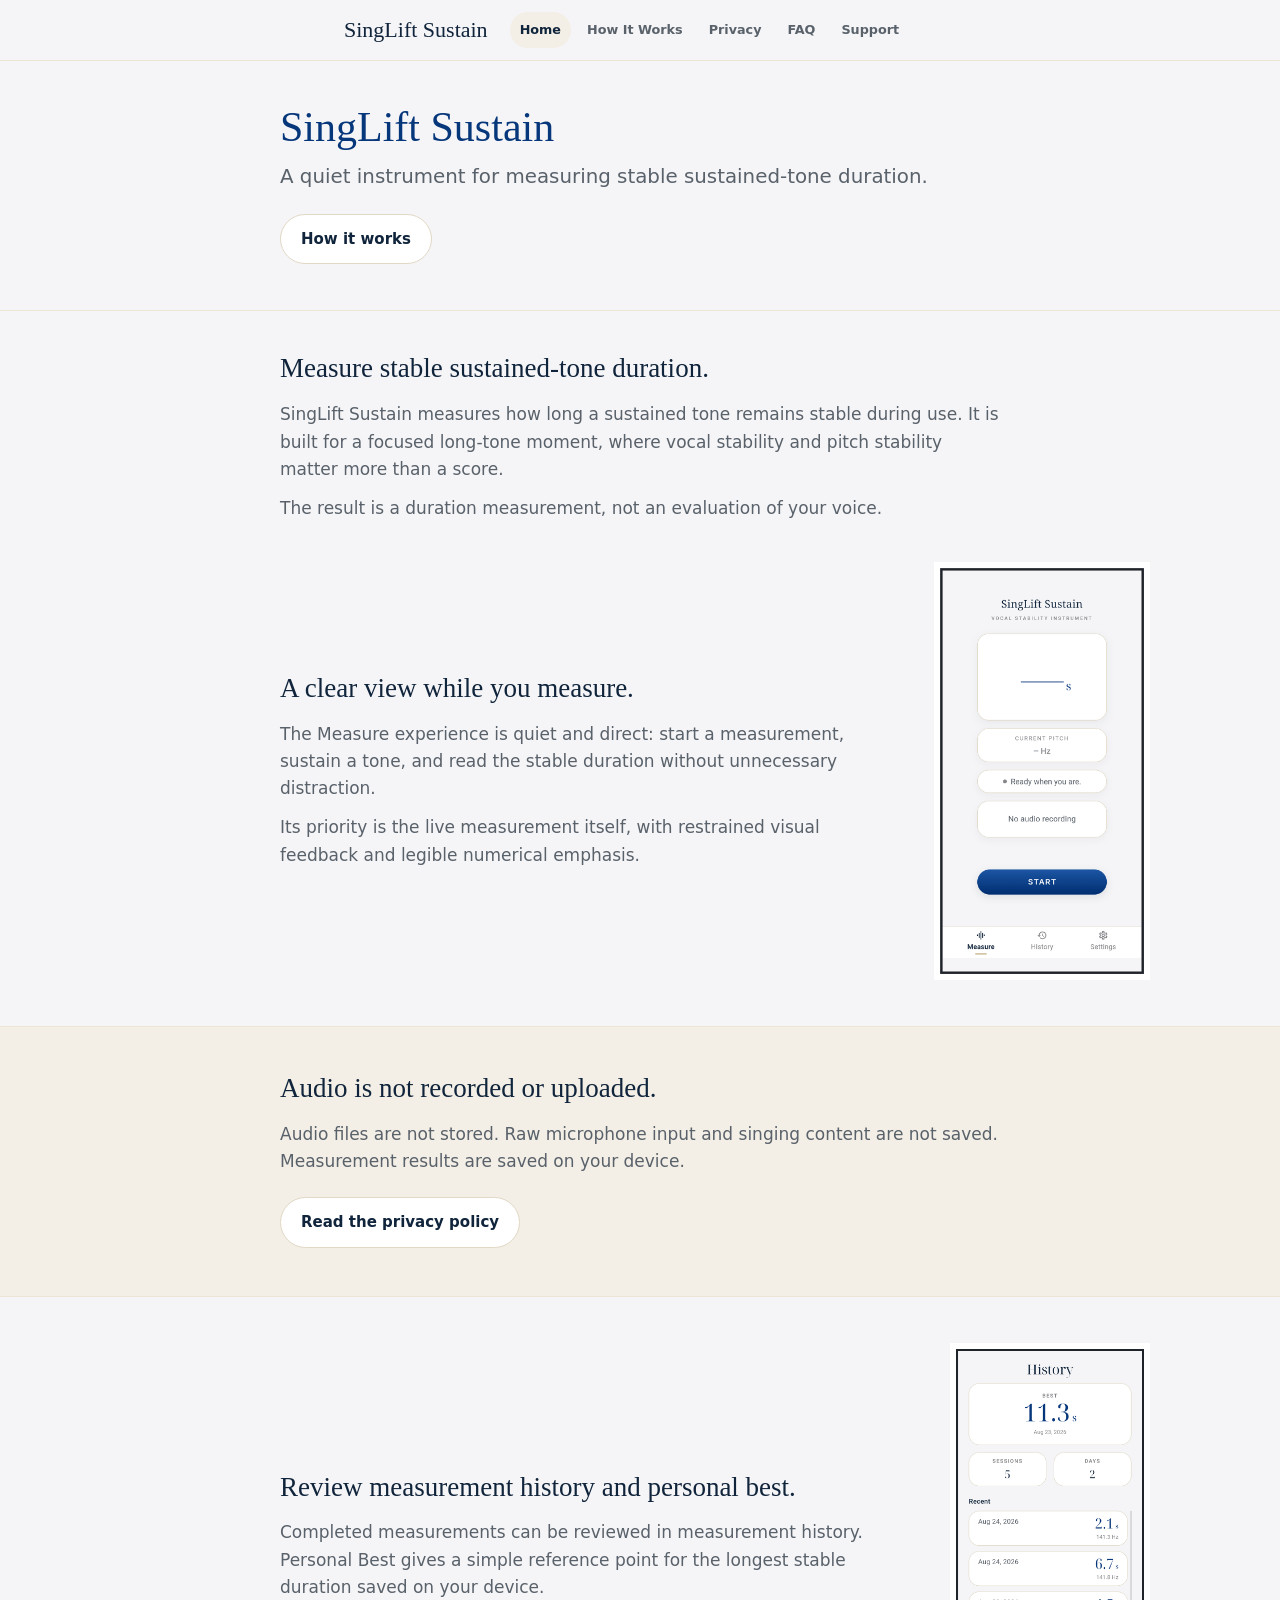
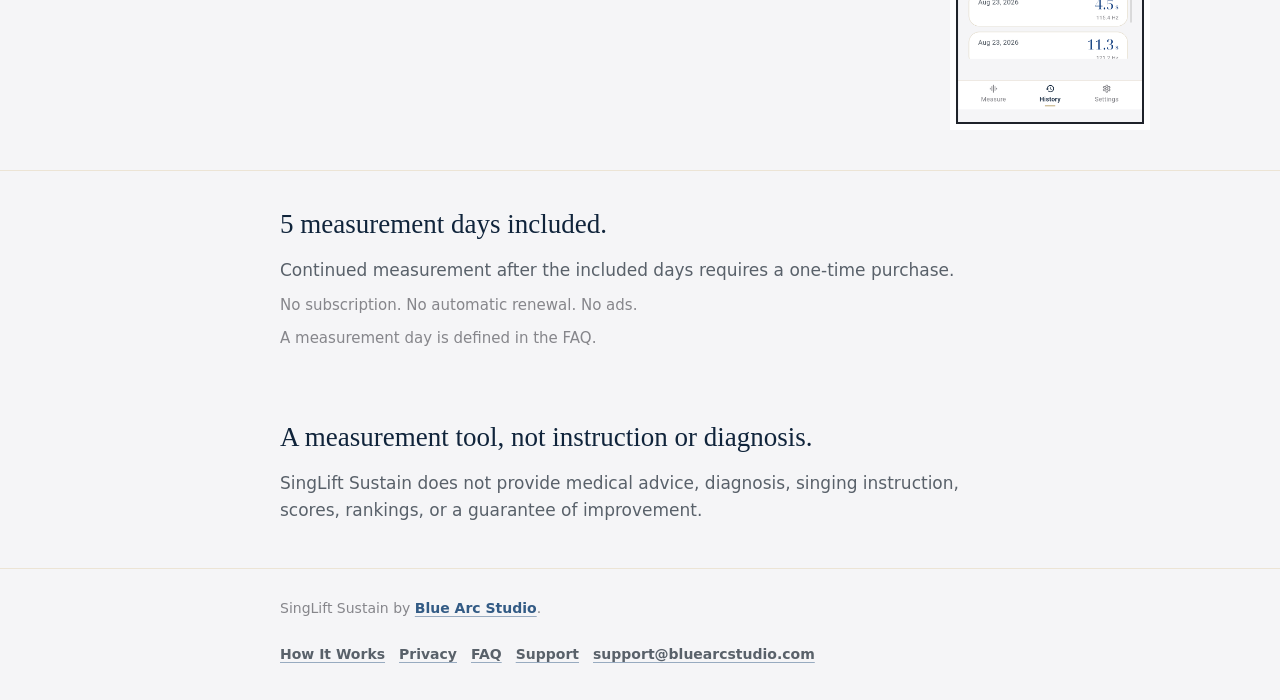
<file: index.html>
﻿<!doctype html>
<html lang="en">
<head>
  <meta charset="utf-8" />
  <meta name="viewport" content="width=device-width, initial-scale=1" />
  <title>SingLift Sustain | Stable Sustained-Tone Duration</title>
  <meta name="description" content="SingLift Sustain is a quiet app for measuring stable sustained-tone duration. Audio is not recorded or uploaded, and 5 measurement days are included." />
  <link rel="canonical" href="https://singlift.app/" />
  <meta property="og:title" content="SingLift Sustain | Stable Sustained-Tone Duration" />
  <meta property="og:description" content="A quiet instrument for measuring stable sustained-tone duration. Audio is not recorded or uploaded." />
  <meta property="og:type" content="website" />
  <meta property="og:url" content="https://singlift.app/" />
  <meta property="og:site_name" content="SingLift Sustain" />
  <meta name="twitter:card" content="summary" />
  <meta name="twitter:title" content="SingLift Sustain | Stable Sustained-Tone Duration" />
  <meta name="twitter:description" content="A quiet app for measuring stable sustained-tone duration, with audio handled on device." />
  <link rel="stylesheet" href="/assets/css/site.css" />
  <script src="/assets/js/site.js" defer></script>
</head>
<body>
  <div class="site-shell">
    <header class="site-header">
      <nav class="nav" aria-label="Primary navigation">
        <a class="brand" href="/" aria-current="page">SingLift Sustain</a>
        <div class="nav-links">
          <a href="/" aria-current="page">Home</a>
          <a href="/how-it-works/">How It Works</a>
          <a href="/privacy/">Privacy</a>
          <a href="/faq/">FAQ</a>
          <a href="/support/">Support</a>
        </div>
      </nav>
    </header>

    <main>
      <section class="section hero home-hero" aria-labelledby="hero-title">
        <div class="inner">
          <div class="hero-content">
            <h1 id="hero-title">SingLift Sustain</h1>
            <p class="lead">A quiet instrument for measuring stable sustained-tone duration.</p>
            <div class="actions">
              <a class="button" href="/how-it-works/">How it works</a>
            </div>
          </div>
        </div>
      </section>

      <section class="section home-measures" aria-labelledby="measures-title">
        <div class="inner reading">
          <h2 id="measures-title">Measure stable sustained-tone duration.</h2>
          <p class="body-copy">SingLift Sustain measures how long a sustained tone remains stable during use. It is built for a focused long-tone moment, where vocal stability and pitch stability matter more than a score.</p>
          <p class="body-copy">The result is a duration measurement, not an evaluation of your voice.</p>
        </div>
      </section>

      <section class="section home-experience" aria-labelledby="experience-title">
        <div class="inner feature-width">
          <div class="app-feature app-feature-primary">
            <div class="section-header">
              <h2 id="experience-title">A clear view while you measure.</h2>
              <p class="body-copy">The Measure experience is quiet and direct: start a measurement, sustain a tone, and read the stable duration without unnecessary distraction.</p>
              <p class="body-copy">Its priority is the live measurement itself, with restrained visual feedback and legible numerical emphasis.</p>
            </div>
            <figure class="app-screen app-screen-measure" aria-label="SingLift Sustain Measure screen">
              <button class="screen-trigger" type="button" aria-label="Enlarge Measure screen">
                <img
                  class="framed-app-image"
                  src="/assets/images/singlift_measure_framed_final.png"
                  width="344"
                  height="738"
                  alt="SingLift Sustain Measure screen showing stable duration and pitch."
                />
              </button>
            </figure>
          </div>
        </div>
      </section>

      <section class="section warm-band home-privacy" aria-labelledby="privacy-title">
        <div class="inner reading">
          <h2 id="privacy-title">Audio is not recorded or uploaded.</h2>
          <p class="body-copy">Audio files are not stored. Raw microphone input and singing content are not saved. Measurement results are saved on your device.</p>
          <div class="actions">
            <a class="button" href="/privacy/">Read the privacy policy</a>
          </div>
        </div>
      </section>

      <section class="section home-history" aria-labelledby="history-title">
        <div class="inner feature-width">
          <div class="app-feature app-feature-secondary">
            <div class="section-header">
              <h2 id="history-title">Review measurement history and personal best.</h2>
              <p class="body-copy">Completed measurements can be reviewed in measurement history. Personal Best gives a simple reference point for the longest stable duration saved on your device.</p>
            </div>
            <figure class="app-screen app-screen-history" aria-label="SingLift Sustain History screen">
              <button class="screen-trigger" type="button" aria-label="Enlarge History screen">
                <img
                  class="framed-app-image"
                  src="/assets/images/singlift_history_framed_final.png"
                  width="310"
                  height="668"
                  alt="SingLift Sustain History screen showing personal best and recent measurements."
                />
              </button>
            </figure>
          </div>
        </div>
      </section>

      <section class="section purchase-section" aria-labelledby="purchase-title">
        <div class="inner reading">
          <h2 id="purchase-title"><span class="keep-together">5 measurement days</span> included.</h2>
          <p class="body-copy">Continued measurement after the included days requires a one-time purchase.</p>
          <p class="quiet-note">No subscription. No automatic renewal. No ads.</p>
          <p class="quiet-note">A measurement day is defined in the FAQ.</p>
        </div>
      </section>

      <section class="section home-limitations" aria-labelledby="limitations-title">
        <div class="inner reading">
          <h2 id="limitations-title">A measurement tool, not instruction or diagnosis.</h2>
          <p class="body-copy">SingLift Sustain does not provide medical advice, diagnosis, singing instruction, scores, rankings, or a guarantee of improvement.</p>
        </div>
      </section>
    </main>

    <footer class="site-footer">
      <div class="footer-inner">
        <p>SingLift Sustain by <a href="https://bluearcstudio.com/">Blue Arc Studio</a>.</p>
        <div class="footer-links">
          <a href="/how-it-works/">How It Works</a>
          <a href="/privacy/">Privacy</a>
          <a href="/faq/">FAQ</a>
          <a href="/support/">Support</a>
          <a href="mailto:support@bluearcstudio.com">support@bluearcstudio.com</a>
        </div>
      </div>
    </footer>
  </div>
  <dialog class="screen-lightbox" id="screen-lightbox" aria-label="Enlarged app screen">
    <button class="lightbox-close" type="button" aria-label="Close enlarged screen">Close</button>
    <div class="lightbox-device">
      <img class="lightbox-image" alt="" />
    </div>
  </dialog>
</body>
</html>
</file>
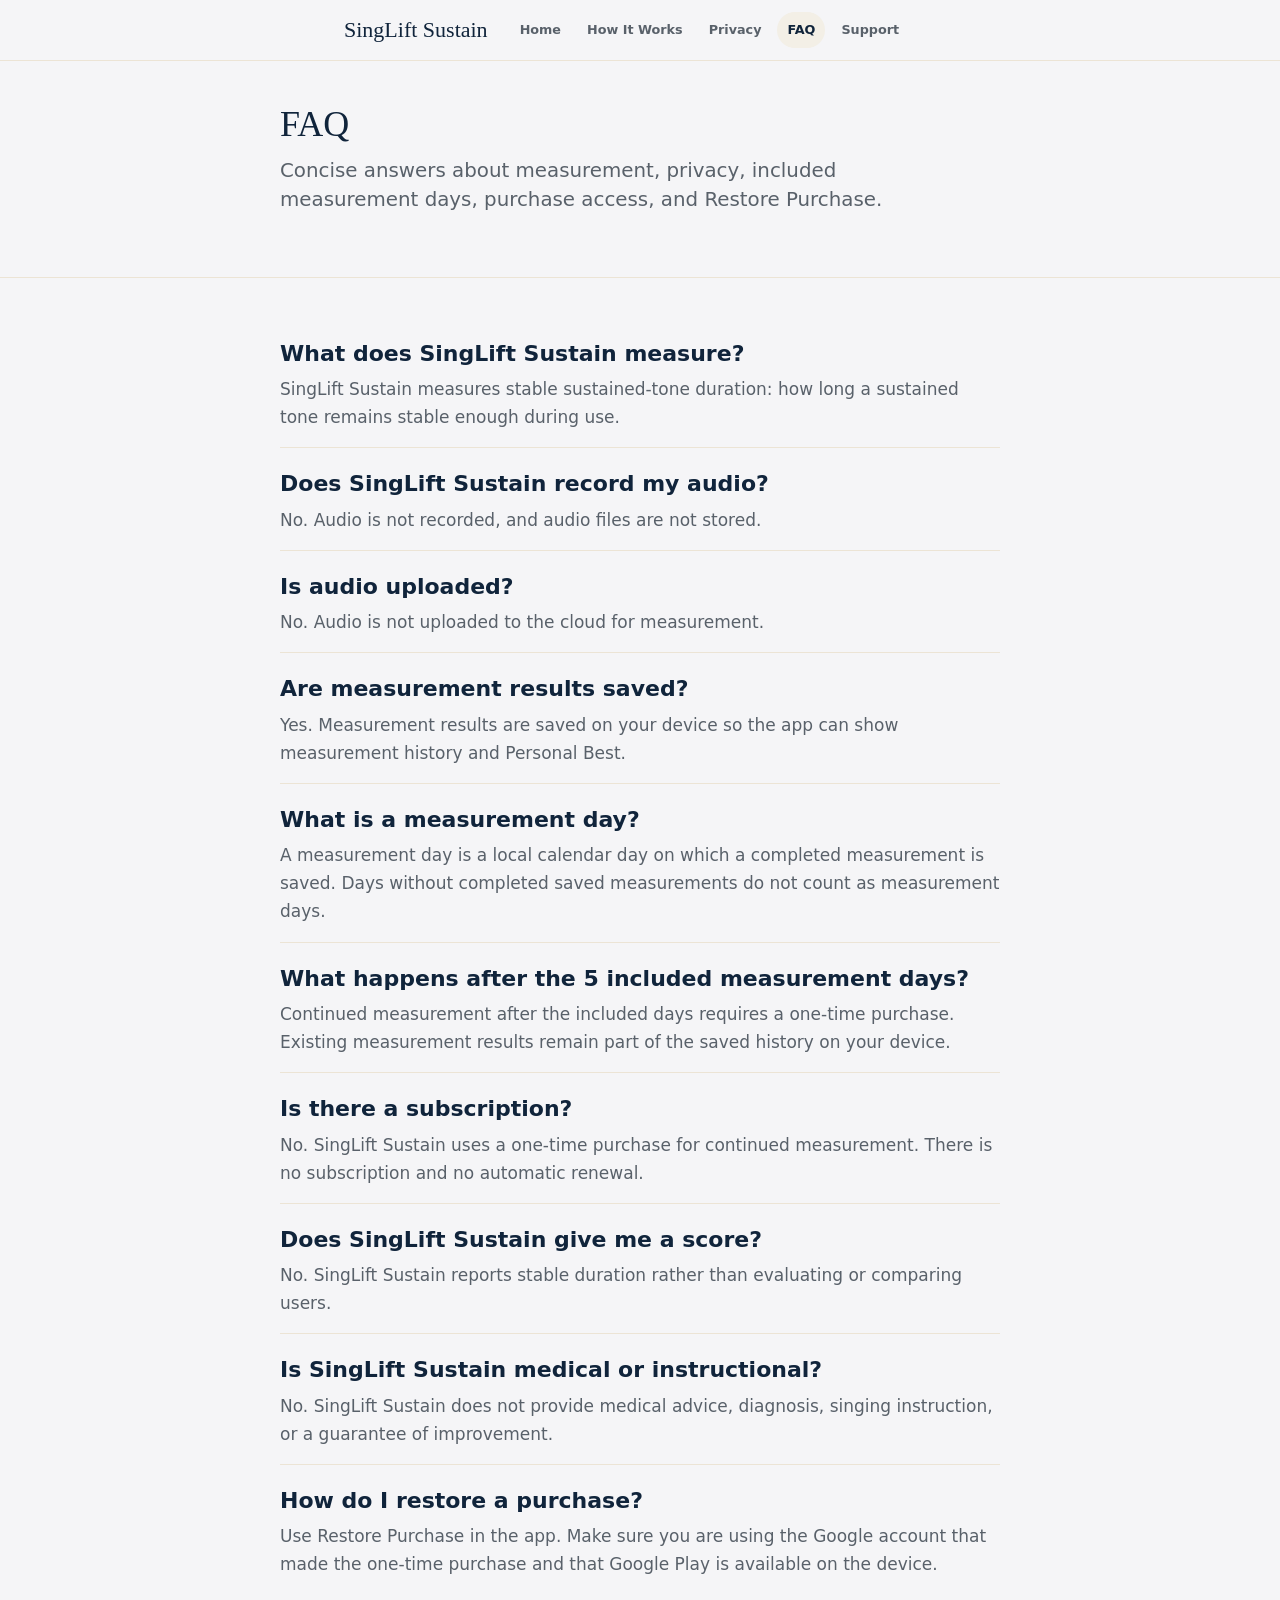
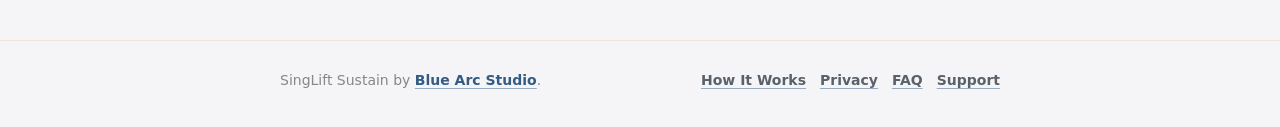
<file: faq/index.html>
﻿<!doctype html>
<html lang="en">
<head>
  <meta charset="utf-8" />
  <meta name="viewport" content="width=device-width, initial-scale=1" />
  <title>FAQ | SingLift Sustain</title>
  <meta name="description" content="Frequently asked questions about SingLift Sustain, including stable duration measurement, audio privacy, measurement days, purchase access, and Restore Purchase." />
  <link rel="canonical" href="https://singlift.app/faq/" />
  <meta property="og:title" content="FAQ | SingLift Sustain" />
  <meta property="og:description" content="Answers about stable duration measurement, audio handling, saved results, included measurement days, and Restore Purchase." />
  <meta property="og:type" content="website" />
  <meta property="og:url" content="https://singlift.app/faq/" />
  <meta property="og:site_name" content="SingLift Sustain" />
  <meta name="twitter:card" content="summary" />
  <meta name="twitter:title" content="FAQ | SingLift Sustain" />
  <meta name="twitter:description" content="Common questions about SingLift Sustain." />
  <link rel="stylesheet" href="/assets/css/site.css" />
</head>
<body>
  <div class="site-shell">
    <header class="site-header">
      <nav class="nav" aria-label="Primary navigation">
        <a class="brand" href="/">SingLift Sustain</a>
        <div class="nav-links">
          <a href="/">Home</a>
          <a href="/how-it-works/">How It Works</a>
          <a href="/privacy/">Privacy</a>
          <a href="/faq/" aria-current="page">FAQ</a>
          <a href="/support/">Support</a>
        </div>
      </nav>
    </header>
    <main>
      <section class="section page-hero" aria-labelledby="page-title">
        <div class="inner reading">
          <h1 id="page-title">FAQ</h1>
          <p class="lead">Concise answers about measurement, privacy, included measurement days, purchase access, and Restore Purchase.</p>
        </div>
      </section>
      <section class="section" aria-label="Frequently asked questions">
        <div class="inner faq-list">
          <section class="faq-item" aria-labelledby="q1">
            <h2 id="q1">What does SingLift Sustain measure?</h2>
            <p>SingLift Sustain measures stable sustained-tone duration: how long a sustained tone remains stable enough during use.</p>
          </section>
          <section class="faq-item" aria-labelledby="q2">
            <h2 id="q2">Does SingLift Sustain record my audio?</h2>
            <p>No. Audio is not recorded, and audio files are not stored.</p>
          </section>
          <section class="faq-item" aria-labelledby="q3">
            <h2 id="q3">Is audio uploaded?</h2>
            <p>No. Audio is not uploaded to the cloud for measurement.</p>
          </section>
          <section class="faq-item" aria-labelledby="q4">
            <h2 id="q4">Are measurement results saved?</h2>
            <p>Yes. Measurement results are saved on your device so the app can show measurement history and Personal Best.</p>
          </section>
          <section class="faq-item" aria-labelledby="q5">
            <h2 id="q5">What is a measurement day?</h2>
            <p>A measurement day is a local calendar day on which a completed measurement is saved. Days without completed saved measurements do not count as measurement days.</p>
          </section>
          <section class="faq-item" aria-labelledby="q6">
            <h2 id="q6">What happens after the 5 included measurement days?</h2>
            <p>Continued measurement after the included days requires a one-time purchase. Existing measurement results remain part of the saved history on your device.</p>
          </section>
          <section class="faq-item" aria-labelledby="q7">
            <h2 id="q7">Is there a subscription?</h2>
            <p>No. SingLift Sustain uses a one-time purchase for continued measurement. There is no subscription and no automatic renewal.</p>
          </section>
          <section class="faq-item" aria-labelledby="q8">
            <h2 id="q8">Does SingLift Sustain give me a score?</h2>
            <p>No. SingLift Sustain reports stable duration rather than evaluating or comparing users.</p>
          </section>
          <section class="faq-item" aria-labelledby="q9">
            <h2 id="q9">Is SingLift Sustain medical or instructional?</h2>
            <p>No. SingLift Sustain does not provide medical advice, diagnosis, singing instruction, or a guarantee of improvement.</p>
          </section>
          <section class="faq-item" aria-labelledby="q10">
            <h2 id="q10">How do I restore a purchase?</h2>
            <p>Use Restore Purchase in the app. Make sure you are using the Google account that made the one-time purchase and that Google Play is available on the device.</p>
          </section>
        </div>
      </section>
    </main>
    <footer class="site-footer">
      <div class="footer-inner">
        <p>SingLift Sustain by <a href="https://bluearcstudio.com/">Blue Arc Studio</a>.</p>
        <div class="footer-links">
          <a href="/how-it-works/">How It Works</a>
          <a href="/privacy/">Privacy</a>
          <a href="/faq/">FAQ</a>
          <a href="/support/">Support</a>
        </div>
      </div>
    </footer>
  </div>
</body>
</html>
</file>
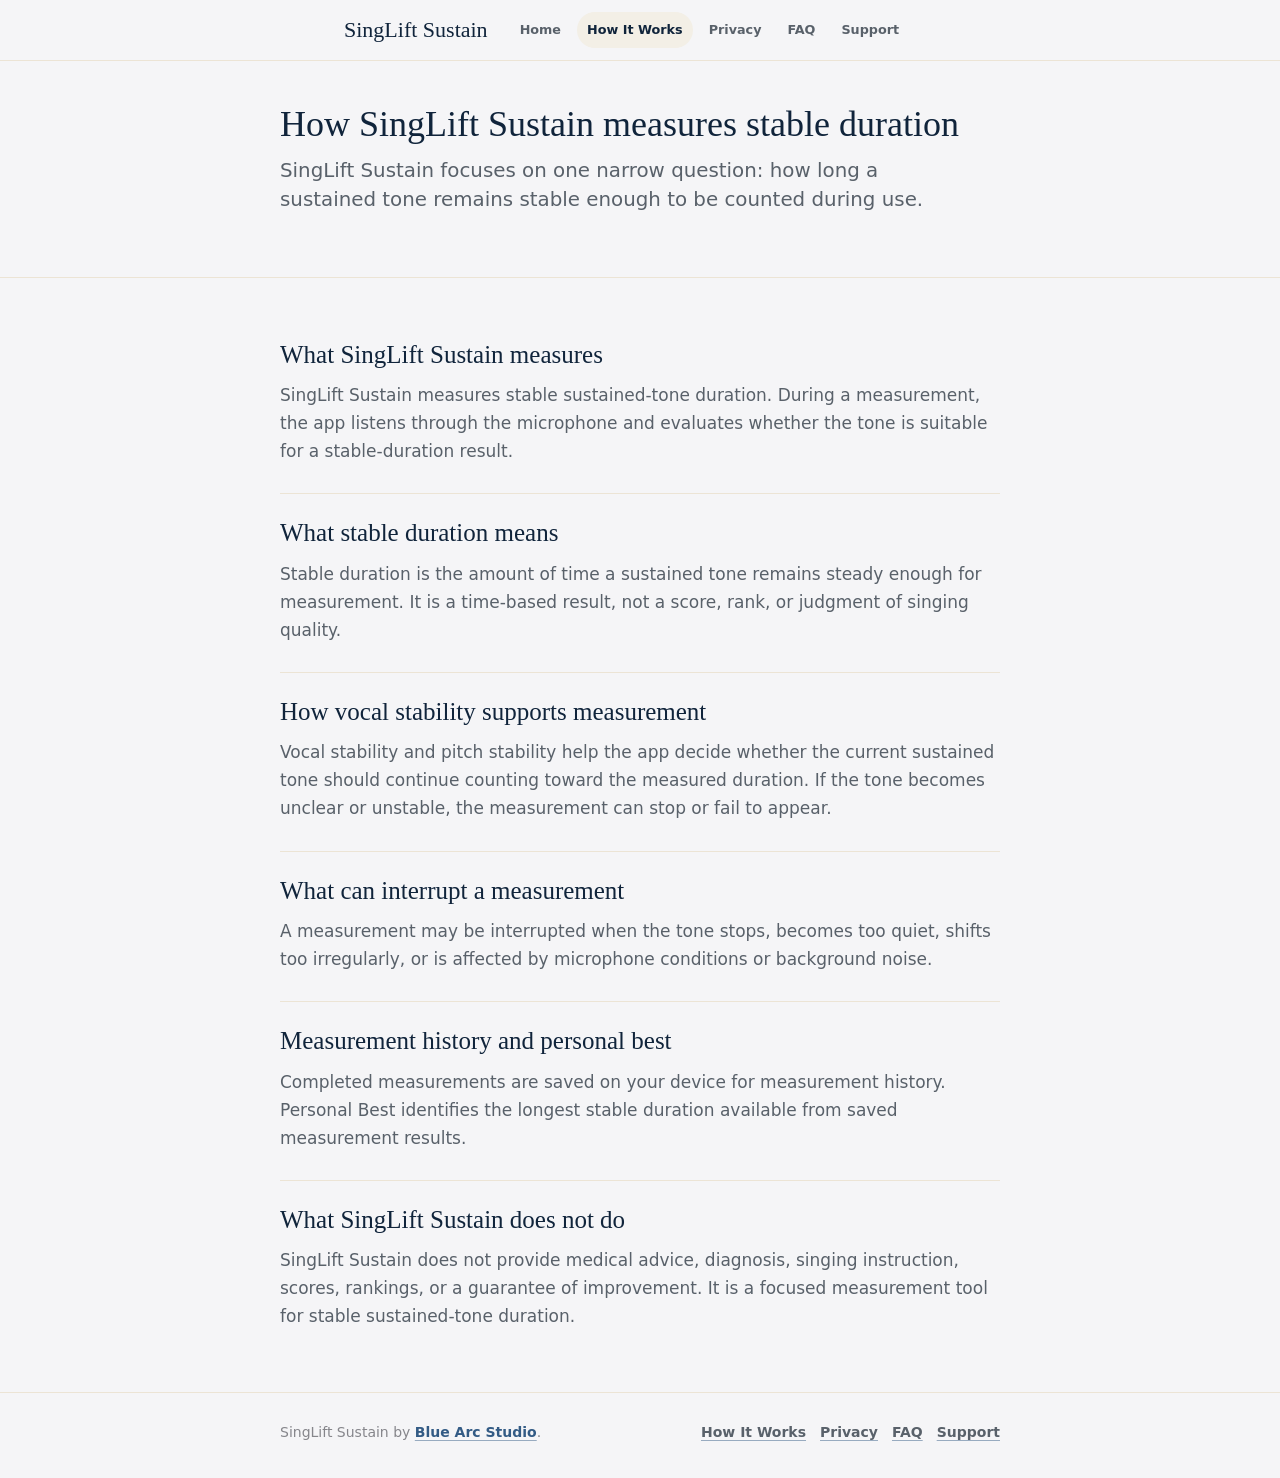
<file: how-it-works/index.html>
﻿<!doctype html>
<html lang="en">
<head>
  <meta charset="utf-8" />
  <meta name="viewport" content="width=device-width, initial-scale=1" />
  <title>How SingLift Sustain Measures Stable Duration</title>
  <meta name="description" content="How SingLift Sustain measures stable sustained-tone duration, what can interrupt a measurement, and what the app does not do." />
  <link rel="canonical" href="https://singlift.app/how-it-works/" />
  <meta property="og:title" content="How SingLift Sustain Measures Stable Duration" />
  <meta property="og:description" content="Learn what SingLift Sustain measures during a sustained tone and how measurement history and Personal Best are used." />
  <meta property="og:type" content="website" />
  <meta property="og:url" content="https://singlift.app/how-it-works/" />
  <meta property="og:site_name" content="SingLift Sustain" />
  <meta name="twitter:card" content="summary" />
  <meta name="twitter:title" content="How SingLift Sustain Measures Stable Duration" />
  <meta name="twitter:description" content="A clear explanation of stable duration measurement in SingLift Sustain." />
  <link rel="stylesheet" href="/assets/css/site.css" />
</head>
<body>
  <div class="site-shell">
    <header class="site-header">
      <nav class="nav" aria-label="Primary navigation">
        <a class="brand" href="/">SingLift Sustain</a>
        <div class="nav-links">
          <a href="/">Home</a>
          <a href="/how-it-works/" aria-current="page">How It Works</a>
          <a href="/privacy/">Privacy</a>
          <a href="/faq/">FAQ</a>
          <a href="/support/">Support</a>
        </div>
      </nav>
    </header>
    <main>
      <section class="section page-hero" aria-labelledby="page-title">
        <div class="inner reading">
          <h1 id="page-title">How SingLift Sustain measures stable duration</h1>
          <p class="lead">SingLift Sustain focuses on one narrow question: how long a sustained tone remains stable enough to be counted during use.</p>
        </div>
      </section>
      <section class="section" aria-label="How it works details">
        <div class="inner content-stack">
          <section class="content-section" aria-labelledby="what-title">
            <h2 id="what-title">What SingLift Sustain measures</h2>
            <p>SingLift Sustain measures stable sustained-tone duration. During a measurement, the app listens through the microphone and evaluates whether the tone is suitable for a stable-duration result.</p>
          </section>
          <section class="content-section" aria-labelledby="stable-title">
            <h2 id="stable-title">What stable duration means</h2>
            <p>Stable duration is the amount of time a sustained tone remains steady enough for measurement. It is a time-based result, not a score, rank, or judgment of singing quality.</p>
          </section>
          <section class="content-section" aria-labelledby="vocal-title">
            <h2 id="vocal-title">How vocal stability supports measurement</h2>
            <p>Vocal stability and pitch stability help the app decide whether the current sustained tone should continue counting toward the measured duration. If the tone becomes unclear or unstable, the measurement can stop or fail to appear.</p>
          </section>
          <section class="content-section" aria-labelledby="interrupt-title">
            <h2 id="interrupt-title">What can interrupt a measurement</h2>
            <p>A measurement may be interrupted when the tone stops, becomes too quiet, shifts too irregularly, or is affected by microphone conditions or background noise.</p>
          </section>
          <section class="content-section" aria-labelledby="history-title">
            <h2 id="history-title">Measurement history and personal best</h2>
            <p>Completed measurements are saved on your device for measurement history. Personal Best identifies the longest stable duration available from saved measurement results.</p>
          </section>
          <section class="content-section" aria-labelledby="not-title">
            <h2 id="not-title">What SingLift Sustain does not do</h2>
            <p>SingLift Sustain does not provide medical advice, diagnosis, singing instruction, scores, rankings, or a guarantee of improvement. It is a focused measurement tool for stable sustained-tone duration.</p>
          </section>
        </div>
      </section>
    </main>
    <footer class="site-footer">
      <div class="footer-inner">
        <p>SingLift Sustain by <a href="https://bluearcstudio.com/">Blue Arc Studio</a>.</p>
        <div class="footer-links">
          <a href="/how-it-works/">How It Works</a>
          <a href="/privacy/">Privacy</a>
          <a href="/faq/">FAQ</a>
          <a href="/support/">Support</a>
        </div>
      </div>
    </footer>
  </div>
</body>
</html>
</file>
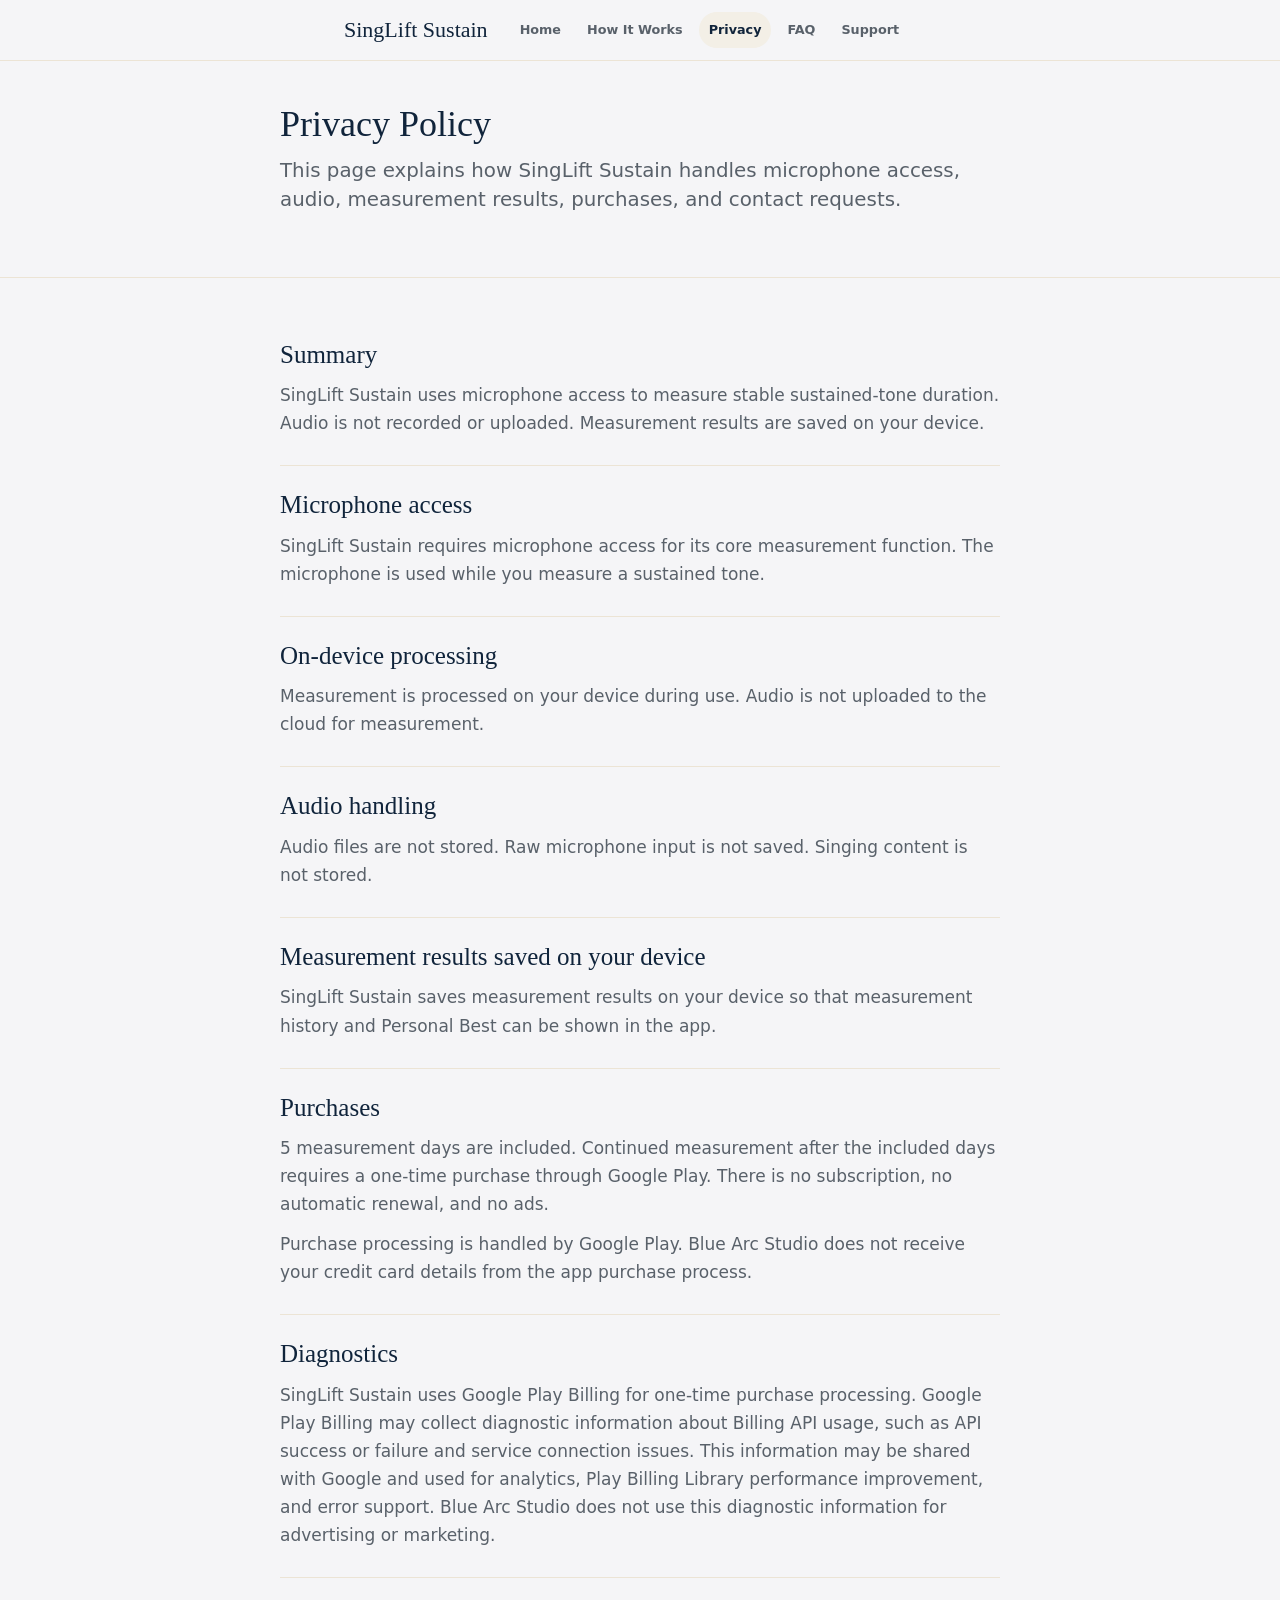
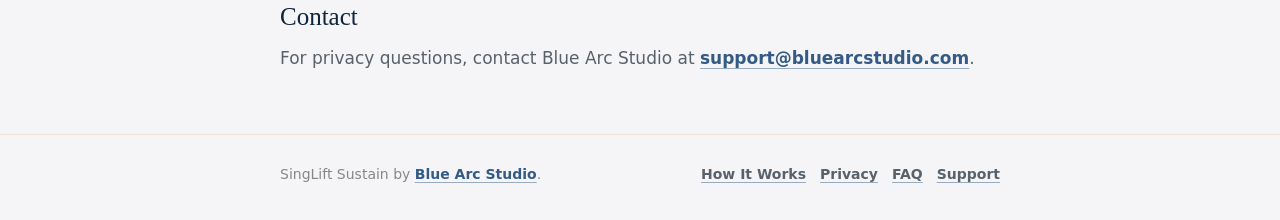
<file: privacy/index.html>
﻿<!doctype html>
<html lang="en">
<head>
  <meta charset="utf-8" />
  <meta name="viewport" content="width=device-width, initial-scale=1" />
  <title>Privacy Policy | SingLift Sustain</title>
  <meta name="description" content="Privacy Policy for SingLift Sustain, including microphone access, on-device processing, audio handling, saved measurement results, purchases, and contact information." />
  <link rel="canonical" href="https://singlift.app/privacy/" />
  <meta property="og:title" content="Privacy Policy | SingLift Sustain" />
  <meta property="og:description" content="How SingLift Sustain handles microphone access, audio, on-device measurement results, and purchases." />
  <meta property="og:type" content="website" />
  <meta property="og:url" content="https://singlift.app/privacy/" />
  <meta property="og:site_name" content="SingLift Sustain" />
  <meta name="twitter:card" content="summary" />
  <meta name="twitter:title" content="Privacy Policy | SingLift Sustain" />
  <meta name="twitter:description" content="Privacy details for SingLift Sustain by Blue Arc Studio." />
  <link rel="stylesheet" href="/assets/css/site.css" />
</head>
<body>
  <div class="site-shell">
    <header class="site-header">
      <nav class="nav" aria-label="Primary navigation">
        <a class="brand" href="/">SingLift Sustain</a>
        <div class="nav-links">
          <a href="/">Home</a>
          <a href="/how-it-works/">How It Works</a>
          <a href="/privacy/" aria-current="page">Privacy</a>
          <a href="/faq/">FAQ</a>
          <a href="/support/">Support</a>
        </div>
      </nav>
    </header>
    <main>
      <section class="section page-hero" aria-labelledby="page-title">
        <div class="inner reading">
          <h1 id="page-title">Privacy Policy</h1>
          <p class="lead">This page explains how SingLift Sustain handles microphone access, audio, measurement results, purchases, and contact requests.</p>
        </div>
      </section>
      <section class="section" aria-label="Privacy policy details">
        <div class="inner content-stack">
          <section class="content-section" aria-labelledby="summary-title">
            <h2 id="summary-title">Summary</h2>
            <p>SingLift Sustain uses microphone access to measure stable sustained-tone duration. Audio is not recorded or uploaded. Measurement results are saved on your device.</p>
          </section>
          <section class="content-section" aria-labelledby="microphone-title">
            <h2 id="microphone-title">Microphone access</h2>
            <p>SingLift Sustain requires microphone access for its core measurement function. The microphone is used while you measure a sustained tone.</p>
          </section>
          <section class="content-section" aria-labelledby="processing-title">
            <h2 id="processing-title">On-device processing</h2>
            <p>Measurement is processed on your device during use. Audio is not uploaded to the cloud for measurement.</p>
          </section>
          <section class="content-section" aria-labelledby="audio-title">
            <h2 id="audio-title">Audio handling</h2>
            <p>Audio files are not stored. Raw microphone input is not saved. Singing content is not stored.</p>
          </section>
          <section class="content-section" aria-labelledby="results-title">
            <h2 id="results-title">Measurement results saved on your device</h2>
            <p>SingLift Sustain saves measurement results on your device so that measurement history and Personal Best can be shown in the app.</p>
          </section>
          <section class="content-section" aria-labelledby="purchases-title">
            <h2 id="purchases-title">Purchases</h2>
            <p>5 measurement days are included. Continued measurement after the included days requires a one-time purchase through Google Play. There is no subscription, no automatic renewal, and no ads.</p>
            <p>Purchase processing is handled by Google Play. Blue Arc Studio does not receive your credit card details from the app purchase process.</p>
          </section>
          <section class="content-section" aria-labelledby="diagnostics-title">
            <h2 id="diagnostics-title">Diagnostics</h2>
            <p>SingLift Sustain uses Google Play Billing for one-time purchase processing. Google Play Billing may collect diagnostic information about Billing API usage, such as API success or failure and service connection issues. This information may be shared with Google and used for analytics, Play Billing Library performance improvement, and error support. Blue Arc Studio does not use this diagnostic information for advertising or marketing.</p>
          </section>
          <section class="content-section" aria-labelledby="contact-title">
            <h2 id="contact-title">Contact</h2>
            <p>For privacy questions, contact Blue Arc Studio at <a href="mailto:support@bluearcstudio.com">support@bluearcstudio.com</a>.</p>
          </section>
        </div>
      </section>
    </main>
    <footer class="site-footer">
      <div class="footer-inner">
        <p>SingLift Sustain by <a href="https://bluearcstudio.com/">Blue Arc Studio</a>.</p>
        <div class="footer-links">
          <a href="/how-it-works/">How It Works</a>
          <a href="/privacy/">Privacy</a>
          <a href="/faq/">FAQ</a>
          <a href="/support/">Support</a>
        </div>
      </div>
    </footer>
  </div>
</body>
</html>
</file>
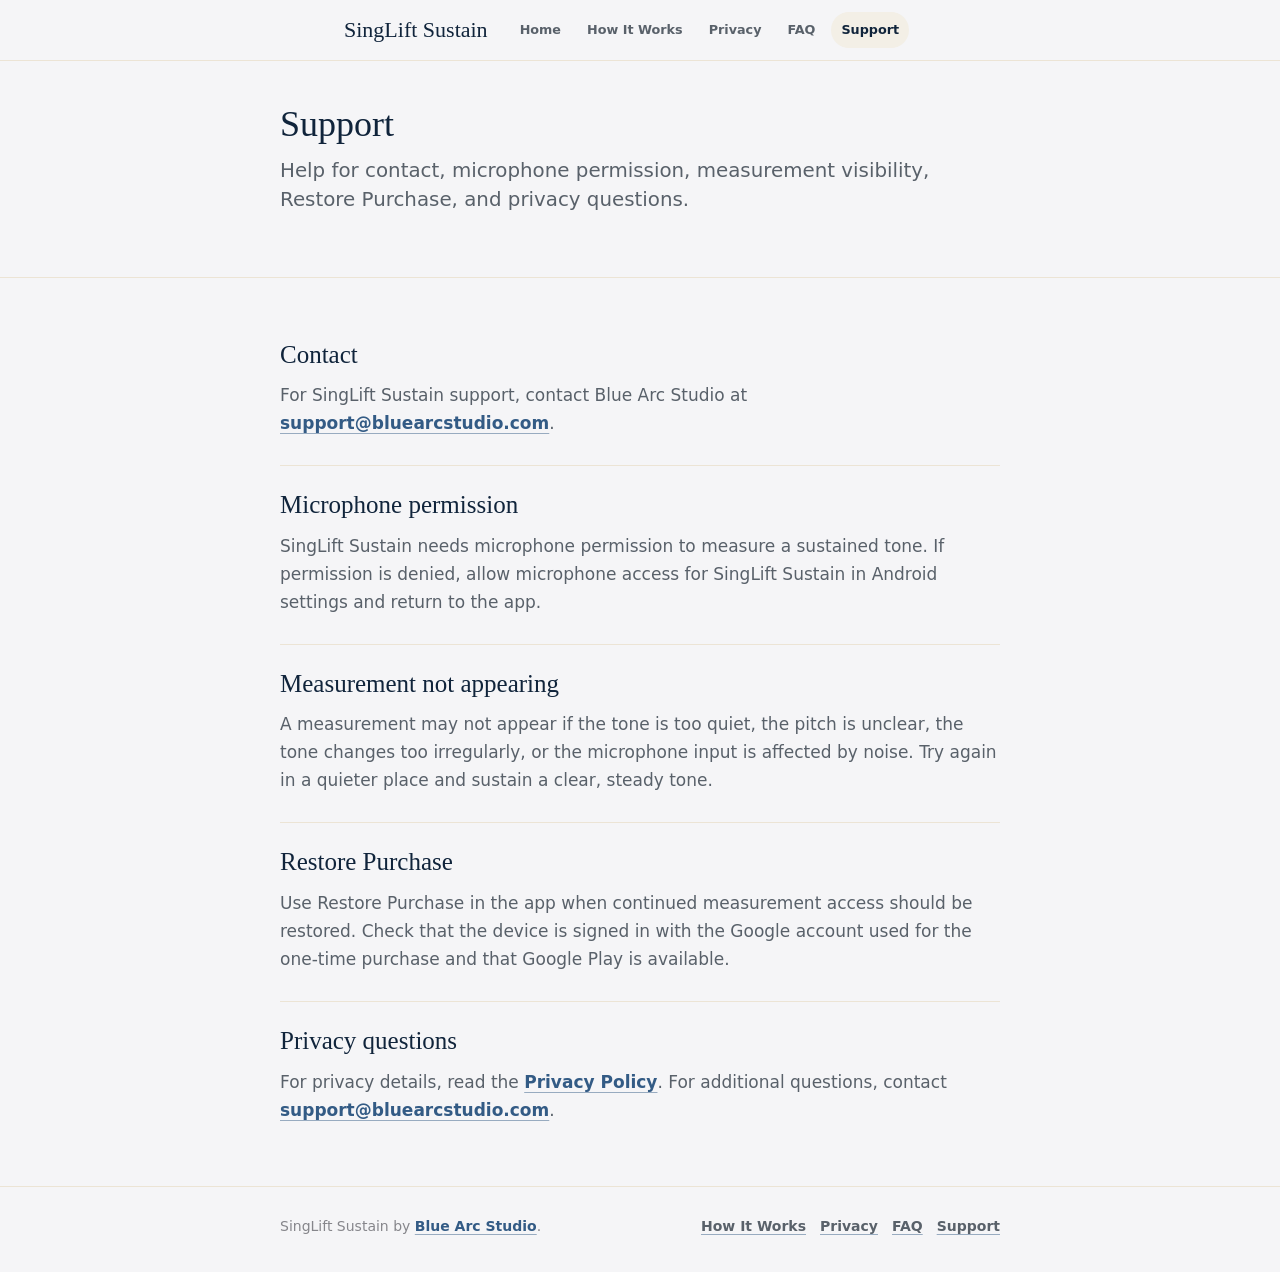
<file: support/index.html>
﻿<!doctype html>
<html lang="en">
<head>
  <meta charset="utf-8" />
  <meta name="viewport" content="width=device-width, initial-scale=1" />
  <title>Support | SingLift Sustain</title>
  <meta name="description" content="Support for SingLift Sustain, including contact, microphone permission, measurement visibility, Restore Purchase, and privacy questions." />
  <link rel="canonical" href="https://singlift.app/support/" />
  <meta property="og:title" content="Support | SingLift Sustain" />
  <meta property="og:description" content="Contact Blue Arc Studio for SingLift Sustain support, privacy questions, and purchase restore help." />
  <meta property="og:type" content="website" />
  <meta property="og:url" content="https://singlift.app/support/" />
  <meta property="og:site_name" content="SingLift Sustain" />
  <meta name="twitter:card" content="summary" />
  <meta name="twitter:title" content="Support | SingLift Sustain" />
  <meta name="twitter:description" content="Support information for SingLift Sustain." />
  <link rel="stylesheet" href="/assets/css/site.css" />
</head>
<body>
  <div class="site-shell">
    <header class="site-header">
      <nav class="nav" aria-label="Primary navigation">
        <a class="brand" href="/">SingLift Sustain</a>
        <div class="nav-links">
          <a href="/">Home</a>
          <a href="/how-it-works/">How It Works</a>
          <a href="/privacy/">Privacy</a>
          <a href="/faq/">FAQ</a>
          <a href="/support/" aria-current="page">Support</a>
        </div>
      </nav>
    </header>
    <main>
      <section class="section page-hero" aria-labelledby="page-title">
        <div class="inner reading">
          <h1 id="page-title">Support</h1>
          <p class="lead">Help for contact, microphone permission, measurement visibility, Restore Purchase, and privacy questions.</p>
        </div>
      </section>
      <section class="section" aria-label="Support details">
        <div class="inner content-stack">
          <section class="content-section" aria-labelledby="contact-title">
            <h2 id="contact-title">Contact</h2>
            <p>For SingLift Sustain support, contact Blue Arc Studio at <a href="mailto:support@bluearcstudio.com">support@bluearcstudio.com</a>.</p>
          </section>
          <section class="content-section" aria-labelledby="permission-title">
            <h2 id="permission-title">Microphone permission</h2>
            <p>SingLift Sustain needs microphone permission to measure a sustained tone. If permission is denied, allow microphone access for SingLift Sustain in Android settings and return to the app.</p>
          </section>
          <section class="content-section" aria-labelledby="measurement-title">
            <h2 id="measurement-title">Measurement not appearing</h2>
            <p>A measurement may not appear if the tone is too quiet, the pitch is unclear, the tone changes too irregularly, or the microphone input is affected by noise. Try again in a quieter place and sustain a clear, steady tone.</p>
          </section>
          <section class="content-section" aria-labelledby="restore-title">
            <h2 id="restore-title">Restore Purchase</h2>
            <p>Use Restore Purchase in the app when continued measurement access should be restored. Check that the device is signed in with the Google account used for the one-time purchase and that Google Play is available.</p>
          </section>
          <section class="content-section" aria-labelledby="privacy-title">
            <h2 id="privacy-title">Privacy questions</h2>
            <p>For privacy details, read the <a href="/privacy/">Privacy Policy</a>. For additional questions, contact <a href="mailto:support@bluearcstudio.com">support@bluearcstudio.com</a>.</p>
          </section>
        </div>
      </section>
    </main>
    <footer class="site-footer">
      <div class="footer-inner">
        <p>SingLift Sustain by <a href="https://bluearcstudio.com/">Blue Arc Studio</a>.</p>
        <div class="footer-links">
          <a href="/how-it-works/">How It Works</a>
          <a href="/privacy/">Privacy</a>
          <a href="/faq/">FAQ</a>
          <a href="/support/">Support</a>
        </div>
      </div>
    </footer>
  </div>
</body>
</html>
</file>
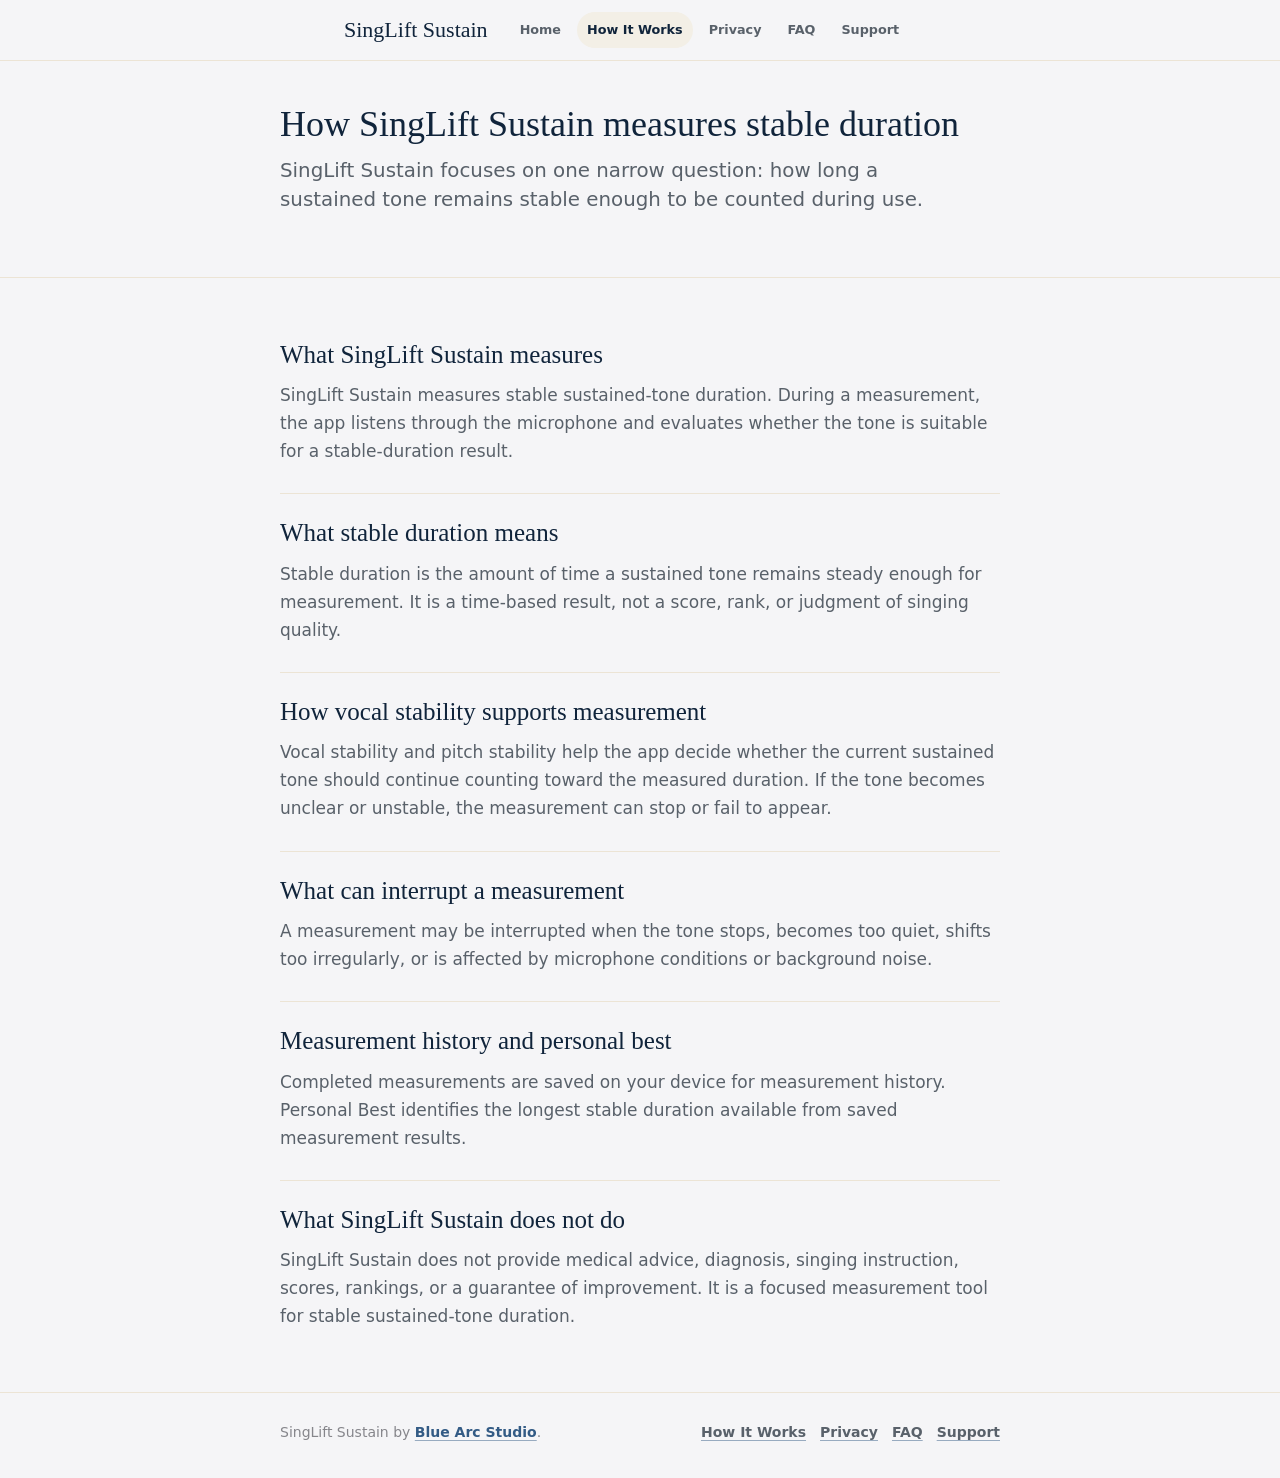
<file: technical-note/index.html>
<!doctype html>
<html lang="en">
<head>
  <meta charset="utf-8" />
  <meta name="viewport" content="width=device-width, initial-scale=1" />
  <title>Page Moved | SingLift Sustain</title>
  <meta name="description" content="This SingLift Sustain page has moved to How It Works." />
  <link rel="canonical" href="https://singlift.app/how-it-works/" />
  <meta http-equiv="refresh" content="0; url=../how-it-works/" />
  <meta name="robots" content="noindex, follow" />
</head>
<body>
  <main>
    <p>This page has moved to <a href="../how-it-works/">How It Works</a>.</p>
  </main>
</body>
</html>
</file>
<file: assets/css/site.css>
:root {
  --background: #F5F5F7;
  --surface: #FFFFFF;
  --surface-warm: #F3EFE6;
  --text-primary: #10243B;
  --numeric-navy: #06377B;
  --link: #335B85;
  --text-secondary: #59616A;
  --text-muted: #86868B;
  --accent: #B7A06A;
  --accent-soft: #E9E0C8;
  --border: #E1D8C5;
  --divider: #ECE4D5;
  --danger-quiet: #9B625A;
  --display-font: "Noto Serif Display", Georgia, "Times New Roman", serif;
  --body-font: system-ui, -apple-system, BlinkMacSystemFont, "Segoe UI", sans-serif;
  --reading-width: 720px;
  --feature-width: 1020px;
  color-scheme: light;
}

* {
  box-sizing: border-box;
}

html {
  scroll-behavior: smooth;
}

body {
  margin: 0;
  background: var(--background);
  color: var(--text-primary);
  font-family: var(--body-font);
  font-size: 17px;
  line-height: 1.65;
  -webkit-font-smoothing: antialiased;
  text-rendering: optimizeLegibility;
  overflow-x: hidden;
}

a {
  color: var(--link);
  font-weight: 650;
  text-decoration-color: color-mix(in srgb, var(--link), transparent 52%);
  text-decoration-thickness: 1px;
  text-underline-offset: 0.22em;
}

a:hover {
  text-decoration-color: currentColor;
}

a:focus-visible,
button:focus-visible {
  outline: 3px solid color-mix(in srgb, var(--accent), white 20%);
  outline-offset: 4px;
  border-radius: 8px;
}

.site-shell {
  min-height: 100vh;
}

.site-header {
  position: sticky;
  top: 0;
  z-index: 10;
  border-bottom: 1px solid var(--divider);
  background: var(--background);
}

.nav {
  width: 100%;
  max-width: var(--reading-width);
  margin: 0 auto;
  min-height: 60px;
  padding: 8px 20px;
  display: flex;
  align-items: center;
  justify-content: flex-start;
  gap: 16px 22px;
  flex-wrap: wrap;
}

.brand {
  color: var(--text-primary);
  font-family: var(--display-font);
  font-size: clamp(19px, 1.75vw, 22px);
  font-weight: 500;
  line-height: 1.15;
  text-decoration: none;
}

.nav-links {
  display: flex;
  align-items: center;
  justify-content: flex-start;
  gap: 6px;
  flex-wrap: wrap;
}

.nav-links a {
  min-height: 36px;
  padding: 7px 10px;
  display: inline-flex;
  align-items: center;
  border-radius: 999px;
  color: var(--text-secondary);
  font-size: 12.75px;
  font-weight: 620;
  text-decoration: none;
}

.nav-links a:hover,
.nav-links a[aria-current="page"] {
  color: var(--text-primary);
  background: var(--surface-warm);
}

main {
  display: block;
}

.section {
  padding: 48px 20px;
}

.section:first-child {
  padding-top: 40px;
}

.inner {
  width: 100%;
  max-width: var(--reading-width);
  margin: 0 auto;
}

.reading {
  max-width: var(--reading-width);
}

.feature-width {
  max-width: var(--feature-width);
}

.hero {
  min-height: 0;
  display: flex;
  align-items: flex-start;
  border-bottom: 1px solid var(--divider);
  padding-bottom: 50px;
}

.hero-content {
  max-width: var(--reading-width);
}

h1,
h2,
h3 {
  margin: 0;
  color: var(--text-primary);
  overflow-wrap: break-word;
  text-wrap: balance;
}

h1,
h2 {
  font-family: var(--display-font);
  font-weight: 500;
}

h1 {
  max-width: 760px;
  font-size: clamp(31px, 4.8vw, 42px);
  line-height: 1.08;
}

.hero h1 {
  color: var(--numeric-navy);
}

h2 {
  max-width: 760px;
  font-size: clamp(22px, 2.7vw, 27px);
  line-height: 1.18;
}

h3 {
  font-size: 19px;
  line-height: 1.3;
  font-weight: 660;
}

p {
  margin: 0;
}

.lead {
  max-width: 680px;
  margin-top: 12px;
  color: var(--text-secondary);
  font-size: clamp(17px, 1.55vw, 21px);
  line-height: 1.48;
}

.body-copy {
  margin-top: 16px;
  color: var(--text-secondary);
  font-size: 17px;
  line-height: 1.6;
}

.body-copy + .body-copy {
  margin-top: 12px;
}

.actions {
  margin-top: 22px;
  display: flex;
  flex-wrap: wrap;
  gap: 14px;
}

.button {
  min-height: 48px;
  display: inline-flex;
  align-items: center;
  justify-content: center;
  padding: 12px 20px;
  border: 1px solid var(--border);
  border-radius: 999px;
  background: var(--surface);
  color: var(--text-primary);
  font-size: 15px;
  font-weight: 700;
  text-decoration: none;
  transition: border-color 160ms ease, background-color 160ms ease, transform 160ms ease;
}

.button:hover {
  background: var(--surface-warm);
  border-color: var(--accent);
  text-decoration: none;
  transform: translateY(-1px);
}

.section-header {
  max-width: var(--reading-width);
}

.section-header .body-copy {
  font-size: 17px;
}

.split {
  display: grid;
  grid-template-columns: minmax(0, 1fr);
  gap: 32px;
}

.surface-panel {
  border: 1px solid var(--border);
  border-radius: 18px;
  background: var(--surface);
  padding: clamp(24px, 4vw, 38px);
}

.warm-band {
  background: var(--surface-warm);
  border-block: 1px solid var(--divider);
}

.home-hero > .inner,
.home-measures > .inner,
.home-privacy > .inner,
.purchase-section > .inner,
.home-limitations > .inner {
  max-width: var(--reading-width);
}

.home-experience > .inner,
.home-history > .inner {
  max-width: var(--feature-width);
}

.home-measures h2,
.home-measures .body-copy,
.home-privacy h2,
.home-privacy .body-copy,
.home-privacy .actions,
.purchase-section h2,
.purchase-section .body-copy,
.purchase-section .quiet-note,
.home-limitations h2,
.home-limitations .body-copy {
  max-width: var(--reading-width);
}

.home-privacy h2,
.home-privacy .body-copy,
.home-privacy .actions {
  max-width: var(--reading-width);
}

.home-hero {
  padding-bottom: 44px;
}

.home-measures {
  padding-top: 38px;
  padding-bottom: 24px;
}

.home-experience {
  padding-top: 12px;
  padding-bottom: 42px;
}

.home-privacy {
  padding-top: 42px;
  padding-bottom: 44px;
}

.home-history {
  padding-top: 42px;
  padding-bottom: 38px;
  background: var(--background);
}

.purchase-section {
  padding-top: 36px;
  padding-bottom: 34px;
  border-top: 1px solid var(--divider);
}

.home-limitations {
  padding-top: 34px;
  padding-bottom: 40px;
}

.keep-together {
  white-space: nowrap;
}

#purchase-title {
  font-variant-numeric: lining-nums;
}

.app-feature {
  --screen-width: 216px;
  --status-offset: -4.667%;
  display: grid;
  grid-template-columns: minmax(0, 1fr) minmax(190px, var(--screen-width));
  align-items: center;
  gap: clamp(28px, 4.4vw, 48px);
  padding-inline-start: max(0px, calc((100% - var(--reading-width)) / 2));
}

.home-experience > .inner,
.home-history > .inner {
  margin-inline: auto;
}

.app-feature-secondary {
  --screen-width: 200px;
}

.app-screen {
  width: min(100%, var(--screen-width));
  margin: 0;
  justify-self: end;
}

.screen-trigger {
  width: 100%;
  display: block;
  padding: 0;
  border: 0;
  background: transparent;
  color: inherit;
  cursor: zoom-in;
}

.screen-trigger .device-frame {
  transition: opacity 160ms ease, transform 160ms ease;
}

.screen-trigger:hover .device-frame,
.screen-trigger:focus-visible .device-frame {
  opacity: 0.96;
  transform: translateY(-1px);
}

.device-frame {
  position: relative;
  padding: 3px;
  border: 1px solid #7F858B;
  border-radius: 28px;
  background: #B9BEC4;
  box-shadow:
    inset 1px 0 0 rgba(245, 247, 248, 0.90),
    inset -1px 0 0 rgba(92, 99, 106, 0.55),
    inset 0 1px 0 rgba(255, 255, 255, 0.65),
    0 2px 4px rgba(5, 6, 7, 0.14),
    0 8px 18px rgba(16, 36, 59, 0.08);
}

.device-shell {
  padding: 5px;
  border: 1px solid #2B2F33;
  border-radius: 24px;
  background: #0B0D0F;
  box-shadow: inset 0 0 0 1px #050607;
}

.screen-viewport {
  position: relative;
  aspect-ratio: 1080 / 2288;
  padding: 2px;
  overflow: hidden;
  border-radius: 19px;
  background: #000000;
}

.screen-viewport img {
  width: 100%;
  height: auto;
  display: block;
  transform: translateY(var(--status-offset));
}

.measure-frame {
  margin-top: 30px;
  max-width: 820px;
  border-top: 1px solid var(--border);
  padding-top: 26px;
  color: var(--text-muted);
  font-size: 15px;
}

.detail-grid {
  margin-top: 34px;
  display: grid;
  grid-template-columns: repeat(1, minmax(0, 1fr));
  gap: 14px;
}

.detail-item {
  border-top: 1px solid var(--divider);
  padding-top: 18px;
}

.detail-item p {
  margin-top: 8px;
  color: var(--text-secondary);
  font-size: 16px;
}

.trust-list {
  margin: 26px 0 0;
  padding: 0;
  list-style: none;
  display: grid;
  gap: 12px;
}

.trust-list li {
  padding-left: 18px;
  position: relative;
  color: var(--text-secondary);
}

.trust-list li::before {
  content: "";
  width: 6px;
  height: 6px;
  border-radius: 999px;
  position: absolute;
  left: 0;
  top: 0.78em;
  background: var(--accent);
}

.quiet-note {
  margin-top: 12px;
  color: var(--text-muted);
  font-size: 15px;
  line-height: 1.55;
}

.body-copy + .quiet-note,
.quiet-note + .quiet-note {
  margin-top: 10px;
}

.page-hero {
  padding-top: 38px;
  padding-bottom: 38px;
  border-bottom: 1px solid var(--divider);
}

.page-hero > .inner.reading {
  max-width: var(--reading-width);
}

.page-hero h1 {
  font-size: clamp(29px, 3.7vw, 36px);
}

.content-stack {
  max-width: var(--reading-width);
  display: grid;
  gap: 28px;
}

.content-section {
  max-width: var(--reading-width);
  border-top: 1px solid var(--divider);
  padding-top: 24px;
}

.content-section:first-child {
  border-top: 0;
  padding-top: 0;
}

.content-section h2 {
  font-size: clamp(21px, 2.4vw, 25px);
}

.content-section h3 {
  margin-top: 18px;
}

.content-section p,
.content-section li {
  color: var(--text-secondary);
}

.content-section p {
  margin-top: 12px;
}

.content-section ul {
  margin: 14px 0 0;
  padding-left: 22px;
}

.content-section li + li {
  margin-top: 8px;
}

.faq-list {
  max-width: var(--reading-width);
  display: grid;
  gap: 16px;
}

.faq-item {
  border-top: 1px solid var(--divider);
  padding-top: 22px;
}

.faq-item:first-child {
  border-top: 0;
  padding-top: 0;
}

.faq-item h2 {
  font-family: var(--body-font);
  font-size: clamp(20px, 1.8vw, 22px);
  font-weight: 700;
  line-height: 1.25;
}

.faq-item p {
  margin-top: 8px;
  color: var(--text-secondary);
}

.site-footer {
  border-top: 1px solid var(--divider);
  padding: 28px 20px 34px;
  color: var(--text-muted);
  font-size: 14px;
}

.footer-inner {
  width: 100%;
  max-width: var(--reading-width);
  margin: 0 auto;
  display: flex;
  justify-content: space-between;
  gap: 22px;
  flex-wrap: wrap;
}

.footer-links {
  display: flex;
  gap: 14px;
  flex-wrap: wrap;
}

.footer-links a {
  color: var(--text-secondary);
  font-weight: 620;
}

@media (min-width: 640px) {
  .nav {
    padding-inline: 32px;
  }

  .section,
  .site-footer {
    padding-inline: 32px;
  }

  .detail-grid {
    grid-template-columns: repeat(2, minmax(0, 1fr));
    gap: 22px 30px;
  }
}

@media (min-width: 900px) {
  .nav {
    padding-inline: 48px;
  }

  .section {
    padding: 56px 48px;
  }

  .section:first-child {
    padding-top: 44px;
  }

  .hero {
    padding-bottom: 54px;
  }

  .home-hero {
    padding-bottom: 46px;
  }

  .home-measures {
    padding-top: 42px;
    padding-bottom: 26px;
  }

  .home-experience {
    padding-top: 14px;
    padding-bottom: 46px;
  }

  .home-privacy {
    padding-top: 46px;
    padding-bottom: 48px;
  }

  .home-history {
    padding-top: 46px;
    padding-bottom: 40px;
  }

  .purchase-section {
    padding-top: 38px;
    padding-bottom: 36px;
  }

  .home-limitations {
    padding-top: 36px;
    padding-bottom: 44px;
  }

  .site-footer {
    padding-inline: 48px;
  }

  .split {
    grid-template-columns: minmax(0, 0.95fr) minmax(300px, 0.65fr);
    align-items: start;
    gap: 64px;
  }

  .trust-list {
    grid-template-columns: repeat(2, minmax(0, 1fr));
  }
}

@media (min-width: 1120px) {
  .nav {
    padding-inline: 64px;
  }

  .section {
    padding: 62px 64px;
  }

  .home-hero {
    padding-top: 44px;
    padding-bottom: 46px;
  }

  .home-measures {
    padding-top: 42px;
    padding-bottom: 26px;
  }

  .home-experience {
    padding-top: 14px;
    padding-bottom: 46px;
  }

  .home-privacy {
    padding-top: 46px;
    padding-bottom: 48px;
  }

  .home-history {
    padding-top: 46px;
    padding-bottom: 40px;
  }

  .purchase-section {
    padding-top: 38px;
    padding-bottom: 36px;
  }

  .home-limitations {
    padding-top: 36px;
    padding-bottom: 44px;
  }

  .site-footer {
    padding-inline: 64px;
  }
}

@media (max-width: 760px) {
  .nav {
    align-items: center;
  }

  .nav-links {
    justify-content: flex-start;
  }

  .nav-links a {
    padding-inline: 10px;
  }

  .hero {
    padding-bottom: 40px;
  }

  .home-measures {
    padding-top: 34px;
    padding-bottom: 22px;
  }

  .home-experience {
    padding-top: 10px;
    padding-bottom: 38px;
  }

  .home-privacy {
    padding-top: 38px;
    padding-bottom: 40px;
  }

  .home-history {
    padding-top: 38px;
    padding-bottom: 34px;
  }

  .purchase-section {
    padding-top: 32px;
    padding-bottom: 30px;
  }

  .home-limitations {
    padding-top: 30px;
    padding-bottom: 38px;
  }

  .app-feature {
    grid-template-columns: minmax(0, 1fr);
    gap: 24px;
  }

  .app-screen {
    width: min(100%, 242px);
    justify-self: center;
  }

  .app-feature-secondary .app-screen {
    width: min(100%, 228px);
  }
}

@media (max-width: 430px) {
  body {
    font-size: 16px;
  }

  .section {
    padding-inline: 18px;
  }

  .nav {
    min-height: 54px;
    padding: 7px 18px;
  }

  .brand {
    font-size: 18px;
  }

  .nav-links a {
    min-height: 44px;
    padding: 5px 8px;
    font-size: 12px;
  }

  .actions {
    align-items: stretch;
    flex-direction: column;
  }

  .button {
    width: 100%;
  }

  .app-screen {
    width: min(100%, 239px);
  }

  .app-feature-secondary .app-screen {
    width: min(100%, 224px);
  }

  .device-frame {
    border-radius: 27px;
  }

  .device-shell {
    border-radius: 25px;
  }

  .screen-viewport {
    border-radius: 23px;
  }
}

.screen-lightbox {
  width: min(420px, 82vw);
  max-width: 92vw;
  max-height: 92vh;
  padding: 0;
  border: 0;
  background: transparent;
  color: var(--text-primary);
  overflow: visible;
}

.screen-lightbox::backdrop {
  background: rgba(10, 14, 18, 0.72);
}

.lightbox-close {
  position: absolute;
  top: -48px;
  right: 0;
  min-height: 36px;
  padding: 7px 12px;
  border: 1px solid rgba(255, 255, 255, 0.32);
  border-radius: 999px;
  background: rgba(245, 245, 247, 0.92);
  color: #10243B;
  font: inherit;
  font-size: 14px;
  font-weight: 700;
  cursor: pointer;
}

.lightbox-device {
  --status-offset: -4.667%;
  width: min(420px, 82vw, calc((92vh - 54px) * 1080 / 2288));
  margin-inline: auto;
}

@media (max-width: 760px) {
  .screen-lightbox {
    width: 90vw;
  }

  .lightbox-device {
    width: min(90vw, calc((92vh - 54px) * 1080 / 2288));
  }
}

@media (prefers-reduced-motion: reduce) {
  *,
  *::before,
  *::after {
    scroll-behavior: auto !important;
    transition-duration: 0.01ms !important;
    animation-duration: 0.01ms !important;
    animation-iteration-count: 1 !important;
  }
}

/* === PHASE 1.14 FINAL FRAMED IMAGE START === */

/*
  Finished device frame is now part of the image asset itself.
  Existing layout, reading rail and inline phone widths remain unchanged.
*/

.framed-app-image {
  display: block;
  width: 100%;
  height: auto;
  border: 0;
}

.screen-trigger {
  width: 100%;
  display: block;
  padding: 0;
  border: 0;
  background: transparent;
  color: inherit;
  cursor: zoom-in;
}

.screen-trigger .framed-app-image {
  transition:
    opacity 160ms ease,
    transform 160ms ease;
}

.screen-trigger:hover .framed-app-image,
.screen-trigger:focus-visible .framed-app-image {
  opacity: 0.97;
  transform: translateY(-1px);
}

.screen-trigger:focus-visible {
  outline: 2px solid rgba(6, 55, 123, 0.45);
  outline-offset: 5px;
  border-radius: 24px;
}

.lightbox-device {
  width: min(420px, 82vw);
  margin-inline: auto;
}

.lightbox-image {
  display: block;
  width: 100%;
  height: auto;
  max-height: 84vh;
  object-fit: contain;
  border: 0;
}

@media (max-width: 760px) {
  .lightbox-device {
    width: min(90vw, 420px);
  }
}

@media (prefers-reduced-motion: reduce) {
  .screen-trigger .framed-app-image {
    transition: none;
  }
}

/* === PHASE 1.14 FINAL FRAMED IMAGE END === */
</file>
